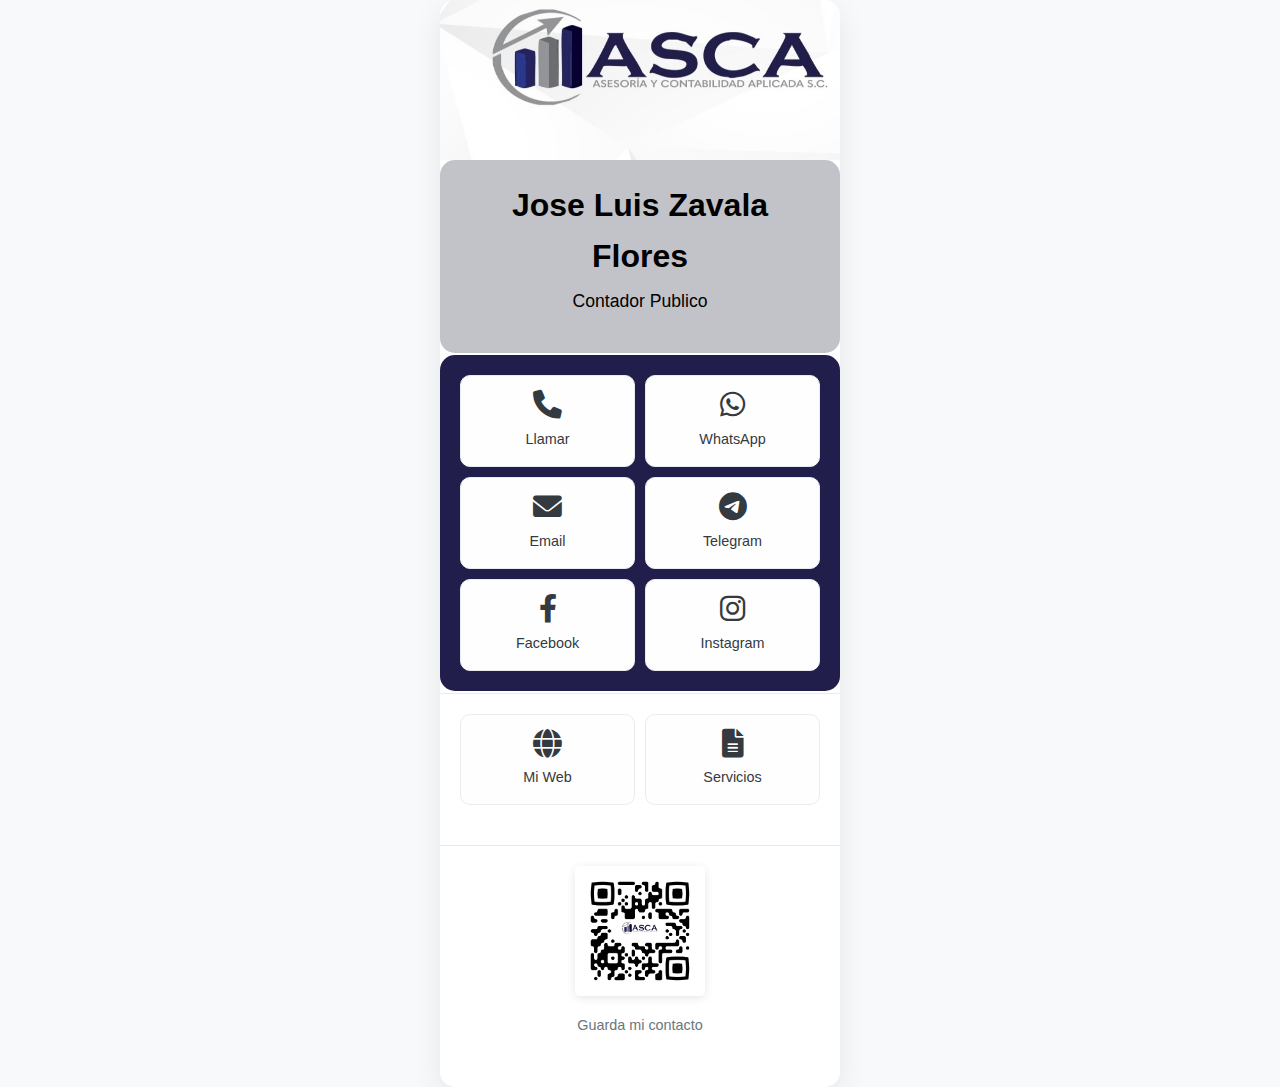
<file: index.html>
<!DOCTYPE html>
<html lang="es">
<head>
    <meta charset="UTF-8">
    <meta name="viewport" content="width=device-width, initial-scale=1.0">
    <title>Tarjeta de Presentación Virtual</title>
    <link rel="stylesheet" href="style.css">
    <link rel="stylesheet" href="https://cdnjs.cloudflare.com/ajax/libs/font-awesome/6.0.0-beta3/css/all.min.css">
</head>
<body>
    <div class="card-container">
        <header class="card-header">
        </header>

        <section class="profile-info">
            <h2 class="name">Jose Luis Zavala Flores</h2>
            <p class="title">Contador Publico</p>
        </section>

        <section class="contact-links">
            <a href="tel:+1234567890" class="contact-item" aria-label="Teléfono">
                <i class="fas fa-phone"></i>
                <span>Llamar</span>
            </a>
            <a href="https://wa.me/1234567890" target="_blank" class="contact-item" aria-label="WhatsApp">
                <i class="fab fa-whatsapp"></i>
                <span>WhatsApp</span>
            </a>
            <a href="mailto:tuemail@example.com" class="contact-item" aria-label="Correo electrónico">
                <i class="fas fa-envelope"></i>
                <span>Email</span>
            </a>
            <a href="https://t.me/tuusuario" target="_blank" class="contact-item" aria-label="Telegram">
                <i class="fab fa-telegram-plane"></i>
                <span>Telegram</span>
            </a>
            <a href="https://facebook.com/tuperfil" target="_blank" class="contact-item" aria-label="Facebook">
                <i class="fab fa-facebook-f"></i>
                <span>Facebook</span>
            </a>
            <a href="https://instagram.com/tuusuario" target="_blank" class="contact-item" aria-label="Instagram">
                <i class="fab fa-instagram"></i>
                <span>Instagram</span>
            </a>
        </section>

        <section class="additional-links">
            <a href="Web.html" target="_blank" class="additional-item" aria-label="Sitio Web">
                <i class="fas fa-globe"></i>
                <span>Mi Web</span>
            </a>
            <a href="services.html" class="additional-item" aria-label="Nuestros Servicios">
                <i class="fas fa-file-alt"></i>
                <span>Servicios</span>
            </a>
        </section>

       <div class="qr-code" onclick="openQrModal()">
    <img src="images/qr_asca.png" id="qrImage" alt="Código QR para guardar contacto">
    <p>Guarda mi contacto</p>
</div>

<div id="qrModal" class="modal">
    <div class="modal-content">
        <span class="close-button" onclick="closeQrModal()">&times;</span>
        
        <img class="modal-qr" id="modalQrImage" src="images/qr_asca.png" alt="Código QR grande">
        
    </div>
</div>
    </div>

    <script src="script.js"></script>
</body>
</html>
</file>
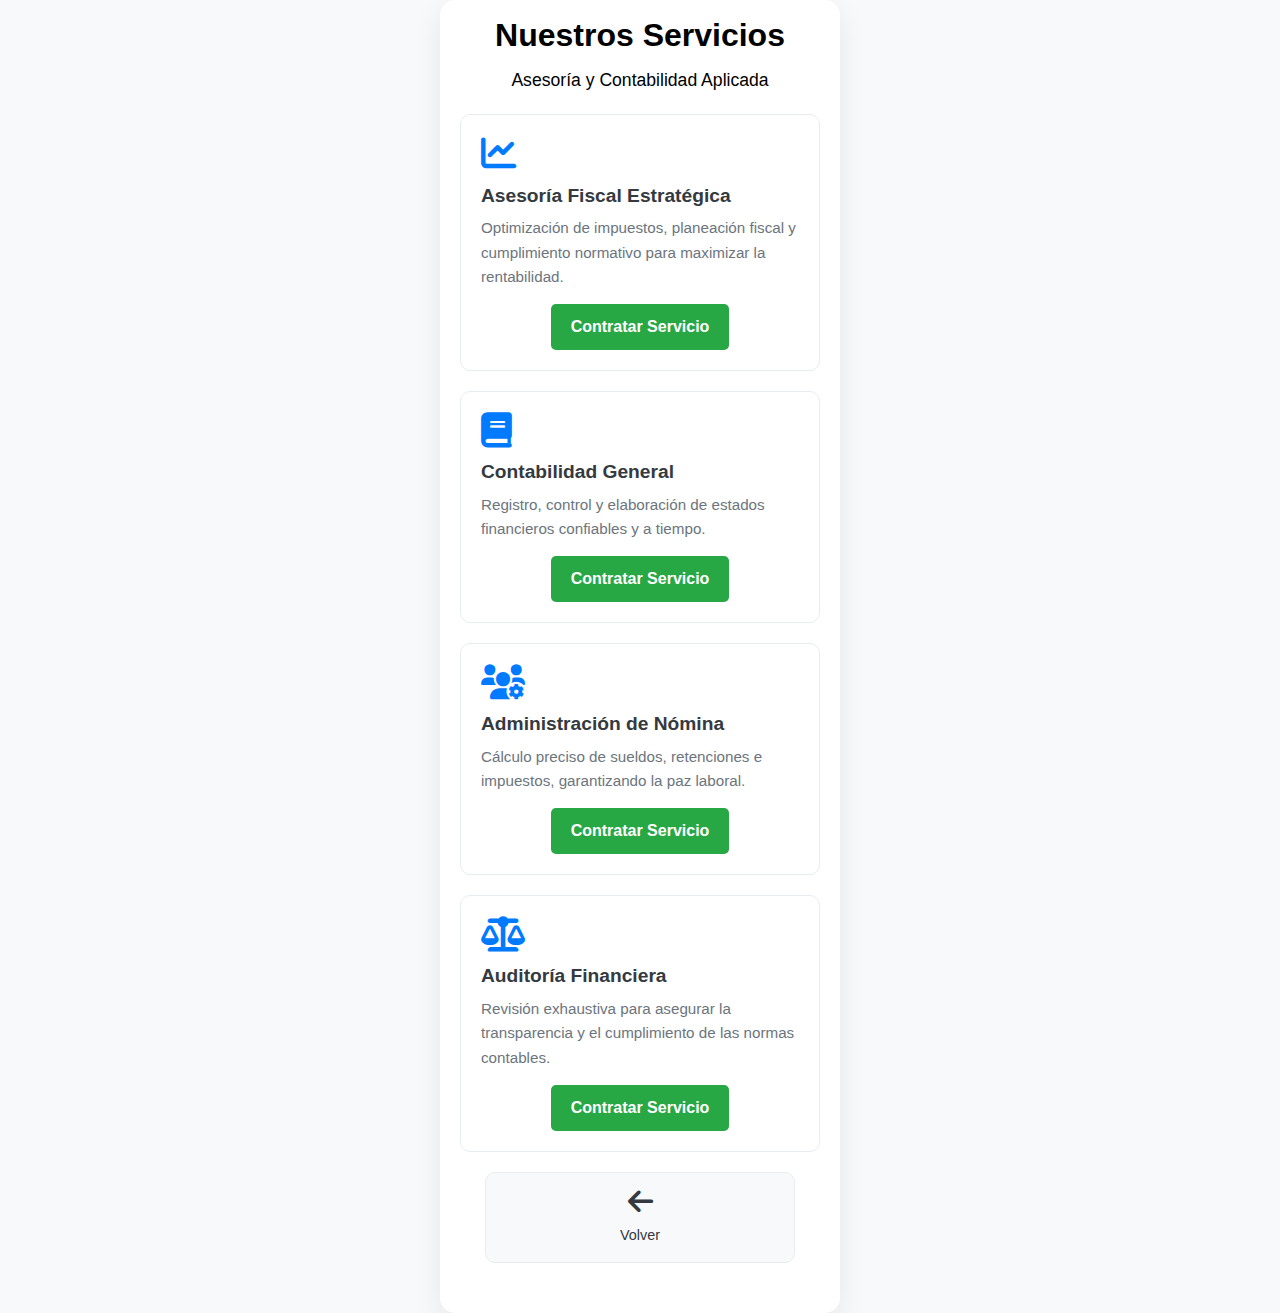
<file: services.html>
<!DOCTYPE html>
<html lang="es">
<head>
    <meta charset="UTF-8">
    <meta name="viewport" content="width=device-width, initial-scale=1.0">
    <title>ASCA - Nuestros Servicios</title>
    <link rel="stylesheet" href="style.css"> 
    <link rel="stylesheet" href="https://cdnjs.cloudflare.com/ajax/libs/font-awesome/6.0.0-beta3/css/all.min.css">
</head>
<body>
    <div class="card-container services-page">

        <section class="page-title-section">
            <h2 class="name">Nuestros Servicios</h2>
            <p class="title">Asesoría y Contabilidad Aplicada</p>
        </section>

        <section class="services-list">
            
            <div class="service-item">
                <i class="fas fa-chart-line service-icon"></i>
                <h3 class="service-name">Asesoría Fiscal Estratégica</h3>
                <p class="service-description">Optimización de impuestos, planeación fiscal y cumplimiento normativo para maximizar la rentabilidad.</p>
                
                <div class="purchase-button-container">
                    <a href="#" class="purchase-button">Contratar Servicio</a>
                </div>
            </div>

            <div class="service-item">
                <i class="fas fa-book service-icon"></i>
                <h3 class="service-name">Contabilidad General</h3>
                <p class="service-description">Registro, control y elaboración de estados financieros confiables y a tiempo.</p>
                
                <div class="purchase-button-container">
                    <a href="#" class="purchase-button">Contratar Servicio</a>
                </div>
            </div>

            <div class="service-item">
                <i class="fas fa-users-cog service-icon"></i>
                <h3 class="service-name">Administración de Nómina</h3>
                <p class="service-description">Cálculo preciso de sueldos, retenciones e impuestos, garantizando la paz laboral.</p>
                
                <div class="purchase-button-container">
                    <a href="#" class="purchase-button">Contratar Servicio</a>
                </div>
            </div>

            <div class="service-item">
                <i class="fas fa-balance-scale service-icon"></i>
                <h3 class="service-name">Auditoría Financiera</h3>
                <p class="service-description">Revisión exhaustiva para asegurar la transparencia y el cumplimiento de las normas contables.</p>
                
                <div class="purchase-button-container">
                    <a href="#" class="purchase-button">Contratar Servicio</a>
                </div>
            </div>

        </section>

        <div class="back-link-container">
            <a href="index.html" class="back-link contact-item">
                <i class="fas fa-arrow-left"></i>
                <span>Volver</span>
            </a>
        </div>
        
    </div>
</body>
</html>
</file>
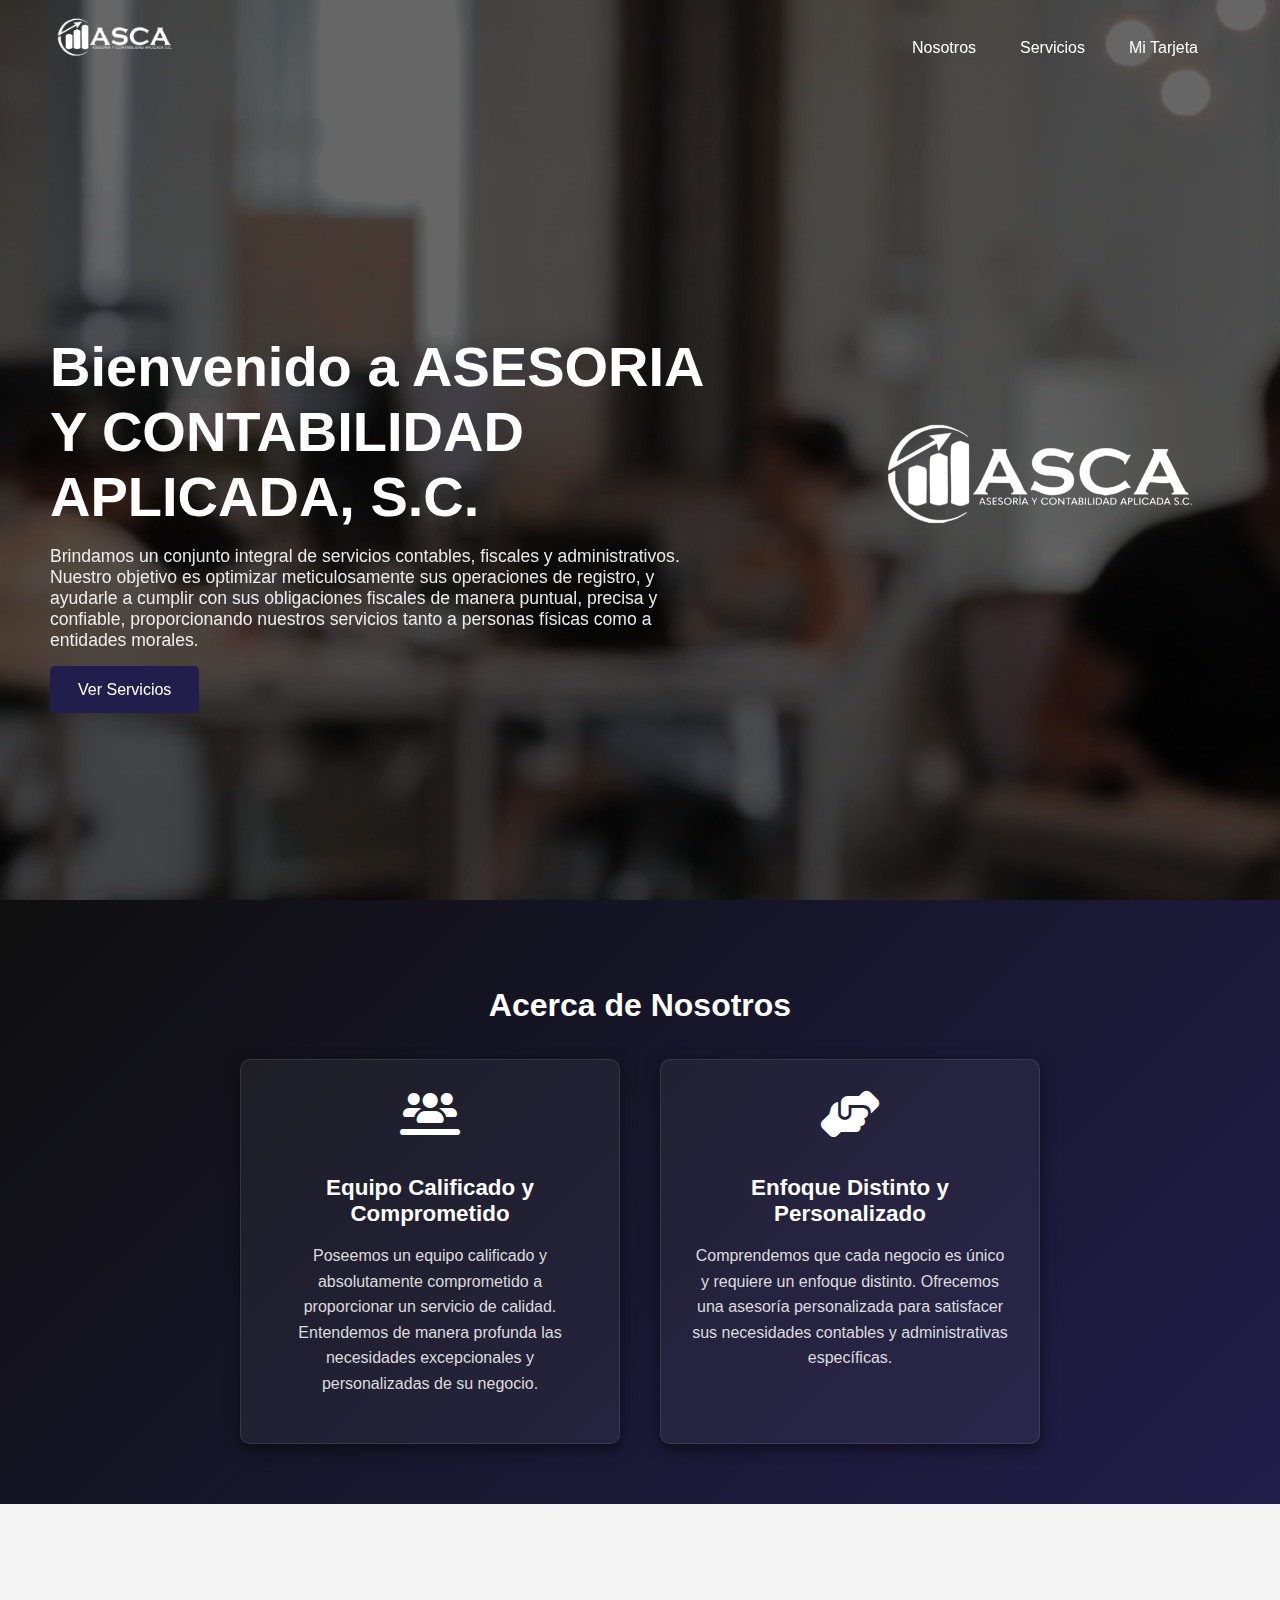
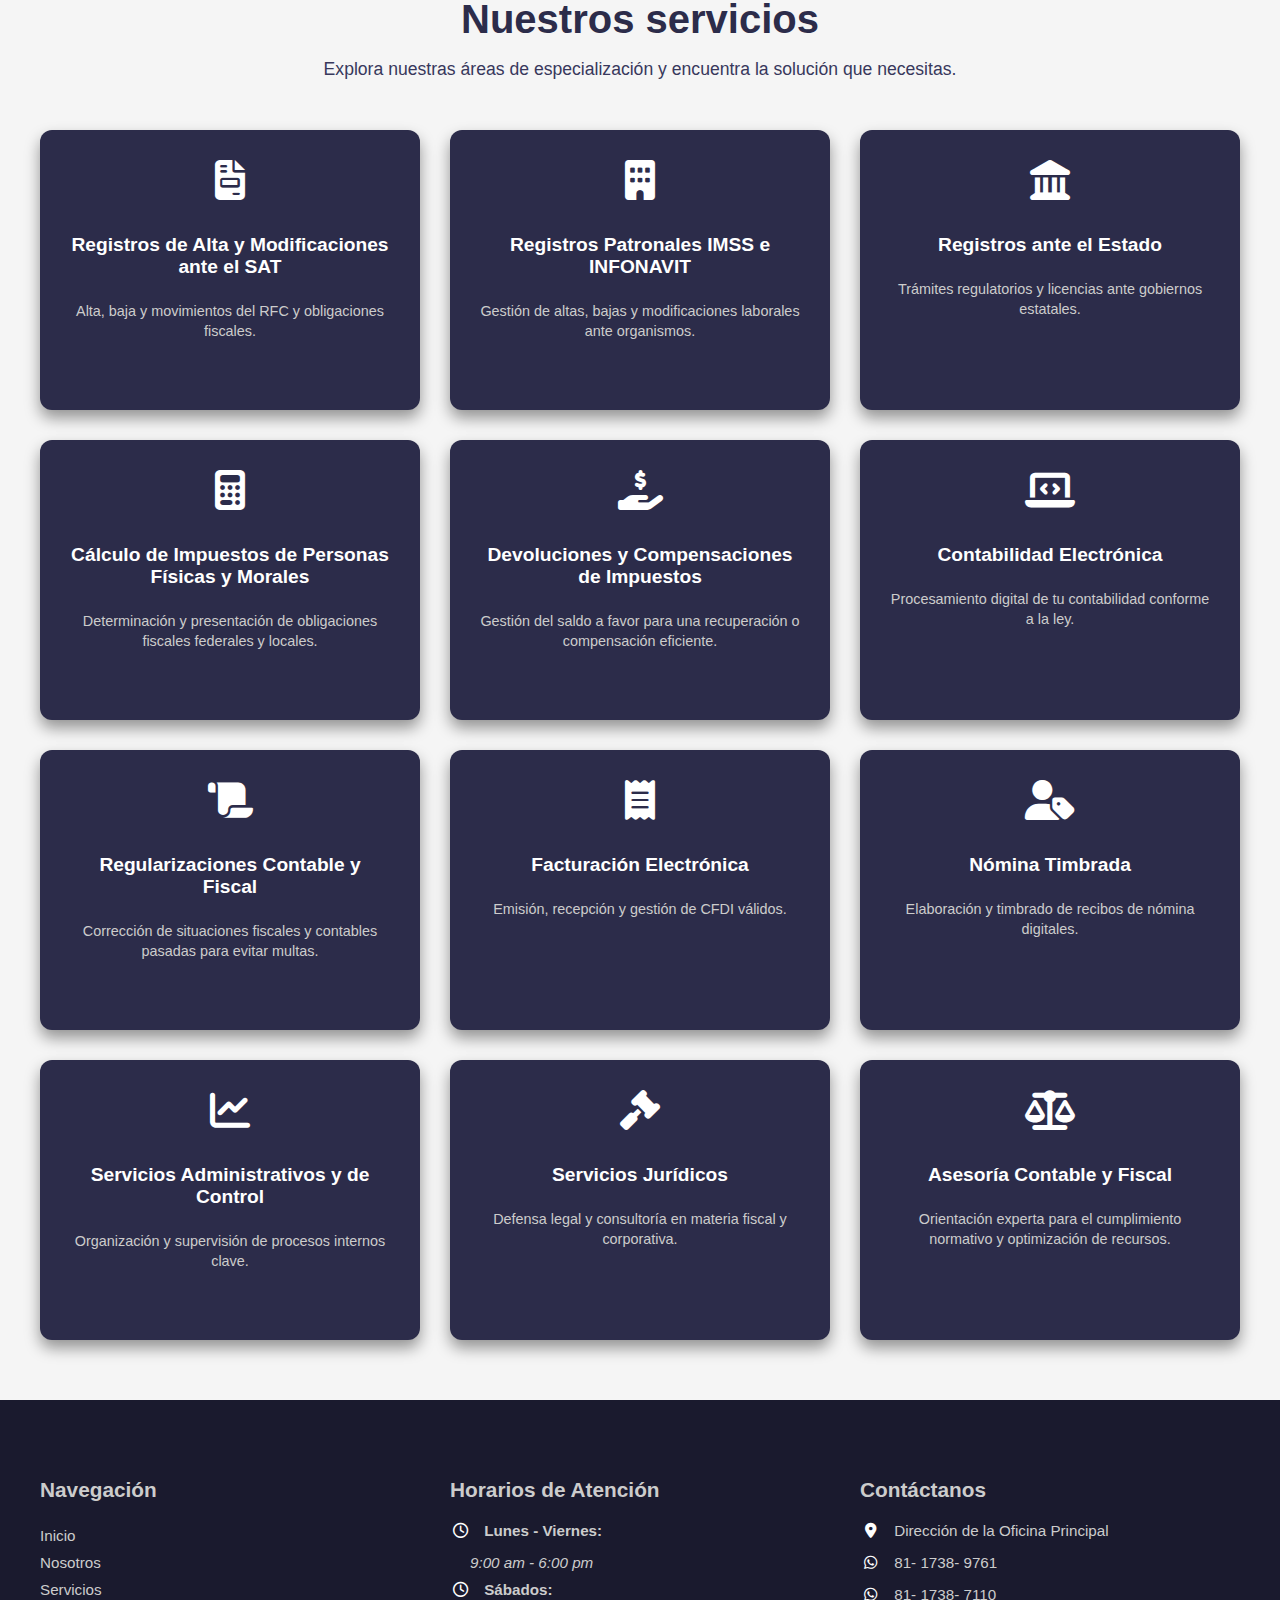
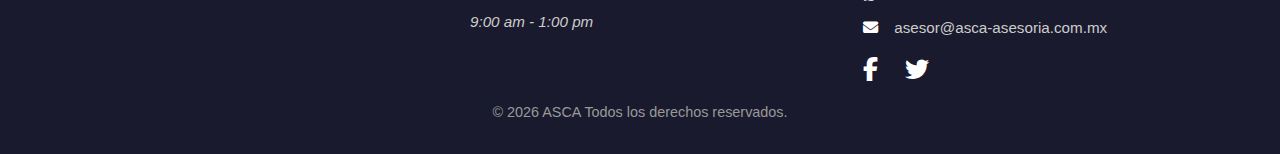
<file: Web.html>
<!DOCTYPE html>
<html lang="es">
<head>
    <meta charset="UTF-8">
    <meta name="viewport" content="width=device-width, initial-scale=1.0">
    <title>ASCA | Asesoría y Contabilidad Aplicada</title>
    <link rel="stylesheet" href="web.css">
    <link rel="stylesheet" href="https://cdnjs.cloudflare.com/ajax/libs/font-awesome/6.5.1/css/all.min.css">
    
    </head>
<body>
    <div class="web-page-container">

      <div class="hero-video-wrapper">
        <video autoplay muted loop id="video-background">
            <source src="video/fondo_oficina.mp4" type="video/mp4">
            Tu navegador no soporta videos HTML5.
        </video>
        <div class="overlay"></div>

        <header class="web-header">
            <a href="index.html" class="web-logo-link">
                <img src="images/logo.png" alt="Logo ASCA" class="web-logo-header-small">
            </a>
            <nav class="web-nav">
                <a href="#acerca" class="nav-item ">Nosotros</a>
                <a href="#servicios" class="nav-item ">Servicios</a>
                <a href="index.html" class="nav-item ">Mi Tarjeta</a>
            </nav>
        </header>

        <section class="web-hero-content">
            <div class="hero-content-inner">
                <div class="hero-text-content">
                    <h1>Bienvenido a ASESORIA Y CONTABILIDAD APLICADA, S.C.</h1>
                    <p class="hero-mission">Brindamos un conjunto integral de servicios contables, fiscales 
                        y administrativos. Nuestro objetivo es optimizar meticulosamente sus operaciones de registro,
                         y ayudarle a cumplir con sus obligaciones fiscales de manera puntual, precisa y confiable,
                          proporcionando nuestros servicios tanto a personas físicas como a entidades morales.
                        </p>
                    <a href="#servicios" class="web-button">Ver Servicios</a>
                </div>
                <div class="hero-large-logo-container">
                    <img src="images/logo.png" alt="Logo ASCA" class="hero-large-logo">
                </div>
            </div>
        </section>
    </div>

         <section id="acerca" class="web-section-nosotros">
            <h2 class="section-title-normal">Acerca de Nosotros</h2>
            
            <div class="about-grid-container">
                
                <section class="about-grid-section">
                    <i class="fas fa-users-line about-icon"></i>
                    <h3>Equipo Calificado y Comprometido</h3>
                    <p>Poseemos un equipo calificado y absolutamente comprometido a proporcionar un servicio de calidad. Entendemos de manera profunda las necesidades excepcionales y personalizadas de su negocio.</p>
                </section>

                <section class="about-grid-section">
                    <i class="fas fa-hands-helping about-icon"></i>
                    <h3>Enfoque Distinto y Personalizado</h3>
                    <p>Comprendemos que cada negocio es único y requiere un enfoque distinto. Ofrecemos una asesoría personalizada para satisfacer sus necesidades contables y administrativas específicas.</p>
                </section>
                
            </div>
        </section>
       

      <section id="servicios" class="web-section">
    <h2 class="section-title-servicios">Nuestros servicios</h2>
    <p class="section-subtitle">Explora nuestras áreas de especialización y encuentra la solución que necesitas.</p>
    
    <div class="service-grid">
        
        <div class="service-card list-item">
            <i class="fas fa-file-invoice about-icon card-icon"></i>
            <h3 class="card-title">Registros de Alta y Modificaciones ante el SAT</h3>
            <p class="card-description">Alta, baja y movimientos del RFC y obligaciones fiscales.</p>
        </div>
        
        <div class="service-card list-item">
            <i class="fas fa-building about-icon card-icon"></i>
            <h3 class="card-title">Registros Patronales IMSS e INFONAVIT</h3>
            <p class="card-description">Gestión de altas, bajas y modificaciones laborales ante organismos.</p>
        </div>
        
        <div class="service-card list-item">
            <i class="fas fa-landmark about-icon card-icon"></i>
            <h3 class="card-title">Registros ante el Estado</h3>
            <p class="card-description">Trámites regulatorios y licencias ante gobiernos estatales.</p>
        </div>
        
        <div class="service-card list-item">
            <i class="fas fa-calculator about-icon card-icon"></i>
            <h3 class="card-title">Cálculo de Impuestos de Personas Físicas y Morales</h3>
            <p class="card-description">Determinación y presentación de obligaciones fiscales federales y locales.</p>
        </div>
        
        <div class="service-card list-item">
            <i class="fas fa-hand-holding-dollar about-icon card-icon"></i>
            <h3 class="card-title">Devoluciones y Compensaciones de Impuestos</h3>
            <p class="card-description">Gestión del saldo a favor para una recuperación o compensación eficiente.</p>
        </div>
        
        <div class="service-card list-item">
            <i class="fas fa-laptop-code about-icon card-icon"></i>
            <h3 class="card-title">Contabilidad Electrónica</h3>
            <p class="card-description">Procesamiento digital de tu contabilidad conforme a la ley.</p>
        </div>
        
        <div class="service-card list-item">
            <i class="fas fa-scroll about-icon card-icon"></i>
            <h3 class="card-title">Regularizaciones Contable y Fiscal</h3>
            <p class="card-description">Corrección de situaciones fiscales y contables pasadas para evitar multas.</p>
        </div>
        
        <div class="service-card list-item">
            <i class="fas fa-receipt about-icon card-icon"></i>
            <h3 class="card-title">Facturación Electrónica</h3>
            <p class="card-description">Emisión, recepción y gestión de CFDI válidos.</p>
        </div>
        
        <div class="service-card list-item">
            <i class="fas fa-user-tag about-icon card-icon"></i>
            <h3 class="card-title">Nómina Timbrada</h3>
            <p class="card-description">Elaboración y timbrado de recibos de nómina digitales.</p>
        </div>
        
        <div class="service-card list-item">
            <i class="fas fa-chart-line about-icon card-icon"></i>
            <h3 class="card-title">Servicios Administrativos y de Control</h3>
            <p class="card-description">Organización y supervisión de procesos internos clave.</p>
        </div>
        
        <div class="service-card list-item">
            <i class="fas fa-gavel about-icon card-icon"></i>
            <h3 class="card-title">Servicios Jurídicos</h3>
            <p class="card-description">Defensa legal y consultoría en materia fiscal y corporativa.</p>
        </div>
        
        <div class="service-card list-item">
            <i class="fas fa-balance-scale about-icon card-icon"></i>
            <h3 class="card-title">Asesoría Contable y Fiscal</h3>
            <p class="card-description">Orientación experta para el cumplimiento normativo y optimización de recursos.</p>
        </div>
        
    </div>
</section>
        
       <footer class="main-footer">
    <div class="footer-container">
        
        <div class="footer-col footer-nav">
            <h4 class="footer-heading">Navegación</h4>
            <ul>
                <li><a href="#inicio">Inicio</a></li>
                <li><a href="#nosotros">Nosotros</a></li>
                <li><a href="#servicios">Servicios</a></li>
            </ul>
        </div>

        <div class="footer-col footer-schedule">
            <h4 class="footer-heading">Horarios de Atención</h4>
            <p class="schedule-item"><i class="far fa-clock"></i> Lunes - Viernes:</p>
            <p class="schedule-time">9:00 am - 6:00 pm</p>
            <p class="schedule-item"><i class="far fa-clock"></i> Sábados:</p>
            <p class="schedule-time">9:00 am - 1:00 pm</p>
        </div>

        <div class="footer-col footer-contact">
            <h4 class="footer-heading">Contáctanos</h4>
            <p><i class="fas fa-map-marker-alt"></i> Dirección de la Oficina Principal</p>
            <p><i class="fab fa-whatsapp"></i> 81- 1738- 9761</p>
            <p><i class="fab fa-whatsapp"></i> 81- 1738- 7110</p>
            <p><i class="fas fa-envelope"></i> asesor@asca-asesoria.com.mx</p>
            
            <div class="social-links">
                <a href="#" aria-label="Facebook"><i class="fab fa-facebook-f"></i></a>
                <a href="#" aria-label="Twitter"><i class="fab fa-twitter"></i></a>
            </div>
        </div>

    </div>
    
    <div class="footer-bottom">
        <p>&copy; <span id="current-year"></span> ASCA Todos los derechos reservados.</p>
    </div>
</footer>

<script>
    // Script simple para actualizar el año automáticamente
    document.getElementById('current-year').textContent = new Date().getFullYear();
</script>

    </div>
 </div>
    <script src="script.js"></script>
</body>
</html>
</file>
<file: style.css>
:root {
    --primary-color: #007bff; /* Un azul profesional */
    --secondary-color: #28a745; /* Verde para WhatsApp, etc. */
    --background-color: #f8f9fa; /* Fondo claro */
    --card-background: #ffffff; /* Fondo de la tarjeta */
    --text-color: #343a40; /* Color de texto principal */
    --light-text-color: #6c757d; /* Color de texto secundario */
    --border-color: #e9ecef; /* Color de borde sutil */
    --shadow-color: rgba(0, 0, 0, 0.08); /* Sombra suave */
}

body {
    font-family: 'Segoe UI', Roboto, 'Helvetica Neue', Arial, sans-serif;
    display: flex;
    justify-content: center;
    align-items: center;
    min-height: 100vh;
    margin: 0;
    background-color: var(--background-color);
    color: var(--text-color);
    line-height: 1.6;
    -webkit-font-smoothing: antialiased;
    -moz-osx-font-smoothing: grayscale;
}

.card-container {
    width: 100%;
    max-width: 400px; /* Ancho máximo para una tarjeta en móvil */
    background-color: var(--card-background);
    border-radius: 15px;
    box-shadow: 0 10px 30px var(--shadow-color);
    overflow: hidden;
    text-align: center;
    padding-bottom: 30px; /* Espacio al final */
}

.card-header {
    background-image: url('images/logo_asca.jpg');
    background-size: 100% 100%;
    background-repeat: no-repeat;
    background-position: center;
    color: white;
    padding: 30px 20px;
    height: 100px;
    width: 100%;
}

.logo {

    font-size: 1.8em;
    margin: 0;
    font-weight: 700;
    letter-spacing: 1px;
}

.profile-info {
    padding: 20px 20px;
    background-color: #c2c3c9 ;
    border-radius: 15px;

}

.name {
    font-size: 2em;
    margin: 0 0 5px;
    color: black;
    font-weight: 600;
}

.title {
    font-size: 1.1em;
    color: black;
    margin-top: 0;
}

.additional-links {
    display: grid;
    grid-template-columns: repeat(auto-fit, minmax(120px, 1fr)); /* 2 o 3 columnas */
    gap: 10px;
    padding: 20px;
    border-top: 1px solid var(--border-color);
}

.contact-links {
    background-color: #211e4b;
    border-radius: 15px;
    margin: 2px 0px 2px 0px;
     display: grid;
    grid-template-columns: repeat(auto-fit, minmax(120px, 1fr)); /* 2 o 3 columnas */
    gap: 10px;
    padding: 20px;
}

.contact-item, .additional-item {
    display: flex;
    flex-direction: column;
    align-items: center;
    justify-content: center;
    padding: 15px 10px;
    text-decoration: none;
    color: var(--text-color);
    border: 1px solid var(--border-color);
    border-radius: 10px;
    transition: all 0.2s ease-in-out;
    background-color: #fefefe;
}

.contact-item i, .additional-item i {
    font-size: 1.8em;
    margin-bottom: 8px;
}

.contact-item span, .additional-item span {
    font-size: 0.9em;
    font-weight: 500;
}


.qr-code {
    padding: 20px;
    margin-top: 20px;
    border-top: 1px solid var(--border-color);
}

.qr-code img {
    width: 120px;
    height: 120px;
    border: 5px solid var(--card-background);
    border-radius: 5px;
    box-shadow: 0 2px 10px rgba(0, 0, 0, 0.1);
    margin-bottom: 10px;
}

.qr-code p {
    font-size: 0.9em;
    color: var(--light-text-color);
    margin: 0;
}


/* --- ESTILOS ESPECÍFICOS PARA LA PÁGINA DE SERVICIOS --- */

.services-page .card-header {
    /* Opcional: Si quieres menos espacio en el encabezado de esta página */
    padding: 20px; 
    height: auto;
}

.page-title-section {
    padding: 10px 20px 0;
    margin-bottom: 20px;
}

.services-list {
    padding: 0 20px;
    display: grid;
    gap: 20px; /* Espacio entre los bloques de servicio */
}

.service-item {
    text-align: left;
    padding: 20px;
    border: 1px solid var(--border-color);
    border-radius: 10px;
    background-color: var(--card-background);
    transition: box-shadow 0.2s;
}

.service-item:hover {
    box-shadow: 0 5px 15px var(--shadow-color);
}

.service-icon {
    font-size: 2.2em;
    color: var(--primary-color);
    margin-bottom: 10px;
    display: block; /* Para centrar el icono si fuera necesario */
}

.service-name {
    font-size: 1.2em;
    margin: 0 0 5px;
    color: var(--text-color);
    font-weight: 600;
}

.service-description {
    font-size: 0.95em;
    color: var(--light-text-color);
    margin: 0;
}

.back-link-container {
    padding: 20px;
    text-align: center;
}

/* Reutilizamos los estilos del botón de contacto principal para el botón de volver */
.back-link {
    width: 80%; /* Para que sea un botón ancho y fácil de pulsar */
    margin: 0 auto;
    background-color: var(--background-color);
    color: var(--text-color);
}
.back-link:hover {
    background-color: var(--light-text-color);
    color: white;
}


/* --- ESTILOS PARA LA VENTANA MODAL DEL QR --- */

/* La Modal (el fondo negro transparente) */
.modal {
    display: none; /* Oculto por defecto */
    position: fixed; /* Fija en la pantalla */
    z-index: 100; /* Asegura que esté por encima de todo */
    left: 0;
    top: 0;
    width: 100%;
    height: 100%;
    overflow: auto; 
    background-color: rgba(0, 0, 0, 0.9); /* Fondo negro con 90% de opacidad */
}

/* Contenido del Modal (la caja que contiene la imagen) */
.modal-content {
    margin: 10% auto; /* 10% desde arriba y centrado horizontalmente */
    padding: 20px;
    width: 80%; /* Ancho en pantallas grandes */
    max-width: 400px; /* Tamaño máximo para el móvil */
    background-color: white;
    border-radius: 15px;
    text-align: center;
    position: relative;
    box-shadow: 0 4px 20px rgba(0, 0, 0, 0.5);
}

/* La imagen del QR dentro del Modal */
.modal-qr {
    display: block;
    width: 90%; /* Ocupa casi todo el ancho del modal */
    max-width: 350px;
    height: auto;
    margin: 20px auto;
    border: 5px solid var(--card-background); /* Borde blanco alrededor del QR */
}

/* El botón de cerrar (la X) */
.close-button {
    color: #aaa;
    float: right;
    font-size: 36px;
    font-weight: bold;
    cursor: pointer;
    line-height: 1;
}

.close-button:hover,
.close-button:focus {
    color: #000;
    text-decoration: none;
    cursor: pointer;
}

.modal-hint {
    color: var(--light-text-color);
    margin-top: 10px;
    font-size: 0.9em;
}

/* --- ESTILO PARA BOTÓN DE COMPRA/CONTRATAR --- */

.purchase-button-container {
    margin-top: 15px;
    text-align: center;
}

.purchase-button {
    display: inline-block;
    padding: 10px 20px;
    background-color: var(--secondary-color); /* Usamos el verde (#28a745) para destacar la acción */
    color: white;
    text-decoration: none;
    border-radius: 5px;
    font-weight: 600;
    font-size: 1em;
    transition: background-color 0.2s, transform 0.2s;
    border: none; /* Asegura que no tenga borde */
    cursor: pointer;
}

.purchase-button:hover {
    background-color: #1e7e34; /* Un verde más oscuro al pasar el ratón */
    transform: translateY(-1px);
}

/* Ajustes para que la modal se vea mejor en móviles */
@media (max-width: 640px) {
    .modal-content {
        margin: 50% auto; /* Un poco más de margen superior */
        width: 70%;
    }
}

/* Responsive adjustments */
@media (max-width: 640px) {
    .card-container {
        margin: 20px;
        border-radius: 10px;
    }
    .card-header {
        padding: 25px 15px;
        
    }
    .name {
        font-size: 1.7em;
    }
    .title {
        font-size: 1em;
    }
    .contact-links, .additional-links {
        grid-template-columns: repeat(auto-fit, minmax(100px, 1fr));
        padding: 15px;
        gap: 8px;
    }
    .contact-item, .additional-item {
        padding: 12px 8px;
    }
    .contact-item i, .additional-item i {
        font-size: 1.5em;
    }
    .contact-item span, .additional-item span {
        font-size: 0.8em;
    }
}
</file>
<file: web.css>
/* ======================================================== */
/* ESTILOS ESPECÍFICOS PARA LA PÁGINA WEB (mi-web.html) */
/* ======================================================== */

body {
    color: var(--main-text-color);
    font-family: 'Segoe UI', Tahoma, Geneva, Verdana, sans-serif;
    margin: 0;
    padding: 0;
}

.web-page-container {
    max-width: 100%;
    margin: 0 auto;

}

.web-nav  {
    display: flex;
    gap: 20px;
    padding: 10px 30px;
    align-items: center;
}

.nav-item {
    color: white ;
    text-decoration: none;
    font-weight: 500;
    font-size: 1em;
    padding: 8px 12px;
    border-radius: 5px;
    transition: all 0.9s;
}

.nav-item:hover {
    background-color:#211e4b ;
}

/* ======================================================== */
/* ESTILOS DE VIDEO DE FONDO Y SECCIÓN HERO PRINCIPAL */
/* (Con el logo grande y el texto a la izquierda, como en la imagen) */
/* ======================================================== */

.hero-video-wrapper {
    position: relative;
    width: 100%;
    height: 100vh; /* Ocupa casi toda la altura de la pantalla */
    display: flex;
    flex-direction: column;
    justify-content: flex-start; 
    align-items: center;
    overflow: hidden; /* Muy importante para que el video no se salga */
}

#video-background {
    position: absolute;
    top: 50%;
    left: 50%;
    min-width: 100%;
    min-height: 100%;
    width: auto;
    height: auto;
    z-index: 0;
    transform: translate(-50%, -50%);
}

.overlay {
    position: absolute;
    top: 0;
    left: 0;
    width: 100%;
    height: 100%;
    background-color: rgba(0, 0, 0, 0.6); /* Capa oscura para mejor lectura */
    z-index: 1;
}

/* --- HEADER (flota sobre el video) --- */
.web-header {
    position: relative; 
    width: 100%;
    max-width: 1200px; /* Un poco más ancho si el contenido lo requiere */
    display: flex;
    justify-content: space-between;
    align-items: center;
    padding: 15px 20px; /* Padding para evitar que se pegue a los bordes */
    z-index: 2; 
    background-color: var(--primary-color-dark); /* Color de fondo para el header */
}
.web-logo-header-small { 
    width: 150px;
    height: auto;
    filter: brightness(0) invert(1); /* Logo blanco sobre fondo oscuro */
}

/* --- SECCIÓN HERO CON CONTENIDO (flota sobre el video) --- */
.web-hero-content {
    position: relative;
    width: 100%;
    max-width: 1200px; /* Mismo ancho que el header para consistencia */
    flex-grow: 1; 
    display: flex;
    justify-content: center;
    align-items: center;
    padding: 20px 20px; /* Padding para evitar que se pegue a los bordes */
    z-index: 2;
    color: white; /* Todo el texto en esta sección es blanco */
}

.hero-content-inner { /* Nuevo contenedor para organizar texto y logo */
    display: flex;
    flex-direction: column; /* Apilados en móvil */
    gap: 30px;
    width: 100%;
    align-items: center;
    text-align: center; /* Centrar todo en móvil */
}

.hero-text-content {
    padding: 0 10px;
}

.hero-text-content h1 {
    font-size: 2.5em; /* Tamaño de texto de bienvenida */
    margin-bottom: 15px;
    color: white;
}

.hero-mission {
    font-size: 1.1em;
    margin-bottom: 30px;
    color: rgba(255, 255, 255, 0.9);
}

.hero-large-logo-container {
    flex-shrink: 0;
    width: 100%;
    max-width: 300px; /* Tamaño del logo grande en móvil */
}

.hero-large-logo {
    width: 100%;
    height: auto;
    filter: brightness(0) invert(1); /* Para que el logo se vea blanco sobre el video */
    display: block;
}

.web-button {
    padding: 12px 25px;
    font-size: 1em;
    border: 3px solid transparent;
    border-radius: 5px;
    cursor: pointer;
    text-decoration: none;
    background-color: #211e4b;
    color: white;
    transition: all 0.7s;
}

.web-button:hover {
    border: 3px solid white;
    
}


/* --- 3 & 4. Secciones de Contenido (Acerca de, Servicios) --- */

/* ======================================================== */
/* ESTILOS ESPECÍFICOS PARA LA SECCIÓN ACERCA DE NOSOTROS */
/* ======================================================== */
/* --- Título de la Sección --- */

.web-section-nosotros {
    /* Fondo Degradado (Negro a Morado oscuro) */
    background: linear-gradient(135deg, #0f0f0f 0%, #211e4b 100%); 
    width: 100%;
    padding: 60px 0; /* Espacio superior e inferior */
    color: white; /* Texto principal de la sección blanco */
    text-align: center;
}

.section-title-normal {
    color: white; 
    font-size: 2em;
    margin-bottom: 30px;
    border-bottom: 2px solid var(--primary-color); /* La línea de color primario sigue igual */
    display: inline-block;
    padding-bottom: 5px;
}

/* --- Contenedor del Grid (Dos Columnas/Filas) --- */
.about-grid-container {
    display: grid;
    /* Por defecto, una sola columna en móvil */
    grid-template-columns: 1fr;
    gap: 30px;
    width: 100%;
    max-width: 800px;
    margin: 0 auto;
}

/* --- Estilo de cada SECTION (Columna/Fila) --- */
.about-grid-section {
    /* Fondo ligeramente transparente para que se vea el degradado */
    background-color: rgba(255, 255, 255, 0.05); 
    color: white; /* Texto dentro de la tarjeta blanco */
    padding: 30px;
    border-radius: 10px;
    text-align: center;
    /* Sombra más clara para el fondo oscuro */
    box-shadow: 0 5px 15px rgba(0, 0, 0, 0.5); 
    transition: transform 0.3s;
    /* Borde sutil del color primario */
    border: 1px solid rgba(255, 255, 255, 0.1);
}

.about-grid-section:hover {
    transform: translateY(-3px);
    background-color: rgba(255, 255, 255, 0.1);
}

.about-icon {
    font-size: 3em;
    color: var(--primary-color);
    margin-bottom: 15px;
}

.about-grid-section h3 {
    color: var(--primary-color); /* El título sigue en color primario para destacar */
    font-size: 1.4em;
    margin-bottom: 10px;
}

.about-grid-section p {
    color: rgba(255, 255, 255, 0.85); /* Texto grisáceo sutil */
    line-height: 1.6;
}


/* --- 4. Sección de Servicios - GRID DE COLUMNAS --- */
/* --- Estilos de Contenedor y Títulos --- */

.web-section {
    padding: 60px 20px;
    background-color: whitesmoke; /* Fondo oscuro (azul marino) */
}

.section-title-servicios {
    font-size: 2.5em;
    font-weight: 700;
    text-align: center;
    margin-bottom: 10px;
    color: #2c2c4a;; /* Título principal claro */
}

.section-subtitle {
    text-align: center;
    margin-bottom: 50px;
    color: #38385c; /* Subtítulo en un tono más suave */
    font-size: 1.1em;
}

/* --- Estilos de la Cuadrícula (Grid) --- */

.service-grid {
    display: grid;
    /* Cuadrícula de 3 columnas para escritorio */
    grid-template-columns: repeat(3, 1fr);
    gap: 30px;
    max-width: 1200px;
    margin: 0 auto;
}

/* --- Estilos de las Tarjetas (list-item) --- */

.service-card {
    /* El list-item se convierte en la tarjeta */
    background-color: #2c2c4a; /* Fondo de tarjeta (azul marino más claro) */
    border-radius: 12px;
    padding: 30px;
    text-align: center;
    box-shadow: 0 8px 15px rgba(0, 0, 0, 0.4); /* Sombra elegante */
    transition: transform 0.3s ease, box-shadow 0.3s ease;
    cursor: pointer;
    min-height: 220px; /* Altura mínima para uniformidad */
    display: flex;
    flex-direction: column;
    align-items: center;
}

/* Efecto Hover (Interacción) */
.service-card:hover {
    transform: translateY(-8px); /* Elevación sutil */
    box-shadow: 0 15px 25px rgba(0, 0, 0, 0.5);
    background-color: #38385c; /* Ligero cambio de color al pasar el ratón */
}

/* --- Estilos de Iconos, Títulos y Descripción --- */

.card-icon {
    font-size: 2.5em;
    color: white; /* Color de acento morado para los iconos */
    margin-bottom: 15px;
}



.card-title {
    font-size: 1.2em;
    font-weight: 600;
    color: #ffffff;
    margin-bottom: 8px;
}

.card-description {
    font-size: 0.9em;
    color: #cccccc;
    line-height: 1.4;
}



/* --- Estilos Generales del Footer --- */
.main-footer {
    background-color: #1a1a2e; /* Fondo oscuro (azul marino) */
    color: #cccccc; /* Texto principal gris claro */
    padding: 50px 20px 20px;
    font-family: Arial, sans-serif;
}

.footer-container {
    max-width: 1200px;
    margin: 0 auto;
    display: grid;
    /* 3 columnas para escritorio */
    grid-template-columns: repeat(3, 1fr);
    gap: 30px;
}

.footer-heading {
    color: #cccccc; /* Títulos en blanco puro */
    font-size: 1.3em;
    margin-bottom: 20px;
    font-weight: 600;
}

/* --- Estilos de Columnas Individuales (Contacto y Horarios) --- */
.footer-col p {
    margin-bottom: 10px;
    font-size: 0.95em;
}

.footer-col i {
    color: white; /* Iconos en morado (color de acento) */
    margin-right: 10px;
    width: 20px; /* Ancho fijo para alineación */
    text-align: center;
}

/* Horarios específicos */
.schedule-item {
    font-weight: bold;
    color: #cccccc;
    margin-top: 10px;
    margin-bottom: 5px !important;
}

.schedule-time {
    margin-left: 20px;
    font-style: italic;
}

/* --- Estilos de Navegación Rápida --- */
.footer-nav ul {
    list-style: none;
    padding: 0;
    margin: 0;
}

.footer-nav a {
    color: #cccccc;
    text-decoration: none;
    transition: color 0.3s ease;
    display: block;
    padding: 5px 0;
    font-size: 0.95em;
}

.footer-nav a:hover {
    color: white; /* Efecto hover con el color de acento morado */
}

/* --- Estilos de Redes Sociales --- */
.social-links {
    margin-top: 20px;
    display: flex;
}

.social-links a {
    color: #e0e0e0;
    font-size: 1.5em;
    margin-right: 15px;
    transition: color 0.3s ease;
}

.social-links a:hover {
    color: #9370db; /* Morado en hover */
}

/* --- Estilos de la Parte Inferior (Copyright) --- */
.footer-bottom {
    text-align: center;
    margin-top: 20px;
    font-size: 0.9em;
    color: #999999;
}


/* ======================================================== */
/* MEDIA QUERIES (RESPONSIVE) - ORGANIZADO POR SECCIÓN */
/* ======================================================== */


/* -------------------------------------------------------- */
/* 1. AJUSTES GLOBALES Y MÓVILES (Max-width: 576px) */
/* -------------------------------------------------------- */
@media (max-width: 576px) {
    /* --- HERO Y CONTENEDOR PRINCIPAL --- */

body, .web-page-container {
    overflow-x: hidden; /* **CRÍTICO:** Evita la barra de scroll horizontal */
    width: 100%;
    margin: 0;
    padding: 0;
}

    .hero-video-wrapper {
        height: auto;
        min-height: 90vh;
    }
    .web-hero-content {
        padding: 20px 15px;
    }
    .hero-content-inner {
        justify-content: center;
    }
    .hero-text-content h1 {
        font-size: 1.8em;
        line-height: 1.2;
    }
    .hero-mission {
        font-size: 1em;
        padding: 0 5px;
    }
    .hero-large-logo-container {
        max-width: 250px;
        margin-top: 20px;
    }

    /* --- HEADER Y NAVEGACIÓN --- */
    .web-header {
        flex-direction: column;
        padding: 10px 10px 5px;
    }
    .web-logo-header-small {
        width: 120px;
    }
    .web-nav {
       flex-wrap: nowrap; 
        overflow-x: auto; /* Si no caben, se pueden deslizar */
        justify-content: center;
        padding: 10px 0;
    }
    .nav-item {
        font-size: 0.9em; 
        padding: 6px 10px;
    }
    
    /* --- SECCIÓN ACERCA DE NOSOTROS --- */
   .about-grid-container {
    /* Este contenedor debería tener un max-width para no estirarse */
    max-width: 100%; 
    margin: 0 auto;
    }
    .section-title-normal {
        font-size: 1.8em;
    }
    
    .about-grid-section {
    padding: 25px; /* Un padding interno moderado */
    }

    /* --- SECCIÓN SERVICIOS --- */
    .service-grid {
        /* 1 columna para móviles */
        grid-template-columns: 1fr;
    }

.web-section-nosotros { 
    /* Aseguramos que la sección tenga espacio vertical */
    padding-top: 40px;
    padding-bottom: 40px;
}

    .web-section {
        padding-left: 30px;
        padding-right: 30px;
    }
    
    /* --- FOOTER --- */
    .footer-container {
        /* 1 columna en móviles */
        grid-template-columns: 1fr;
        text-align: center;
    }
    .footer-col i {
        margin-right: 5px;
    }
    .footer-col p {
        /* Centrar íconos y texto de contacto */
        display: flex;
        justify-content: center;
        align-items: center;
    }
    .schedule-time {
        margin-left: 0;
    }
    .social-links {
        justify-content: center;
    }
}


/* -------------------------------------------------------- */
/* 2. TABLETAS (Min-width: 768px) */
/* -------------------------------------------------------- */
@media (min-width: 768px) {
    /* --- HERO/CONTENIDO PRINCIPAL --- */
    .hero-content-inner {
        /* Colocar texto y logo en línea, alineados a la izquierda */
        flex-direction: row; 
        justify-content: space-between;
        align-items: center;
        text-align: left;
    }
    .hero-text-content {
        flex-basis: 55%; 
        max-width: 55%;
    }
    .hero-large-logo-container {
        flex-basis: 40%; 
        max-width: 400px;
    }
    .hero-text-content h1 {
        font-size: 3.5em;
    }

    /* --- SECCIÓN ACERCA DE NOSOTROS --- */
    .about-grid-container {
        /* 2 columnas para tabletas */
        grid-template-columns: repeat(2, 1fr); 
        gap: 40px;
    }
    
    /* --- SECCIÓN SERVICIOS --- */
    .service-grid {
        /* 2 columnas para tabletas */
        grid-template-columns: repeat(2, 1fr);
    }

    /* --- FOOTER --- */
    .footer-container {
        /* 2 columnas en tabletas */
        grid-template-columns: repeat(2, 1fr);
    }
}


/* -------------------------------------------------------- */
/* 3. ESCRITORIO (Min-width: 992px) */
/* -------------------------------------------------------- */
@media (min-width: 992px) {
    /* --- SECCIÓN SERVICIOS --- */
    .service-grid {
        /* 3 columnas para escritorios grandes */
        grid-template-columns: repeat(3, 1fr);
    }
}


/* -------------------------------------------------------- */
/* 4. ESCRITORIO EXTRA GRANDE (Min-width: 1200px) */
/* -------------------------------------------------------- */
@media (min-width: 1200px) {
    /* --- FOOTER --- */
    /* Vuelve a las 3 columnas en pantallas muy grandes */
    .footer-container {
        grid-template-columns: repeat(3, 1fr);
    }
}
</file>
